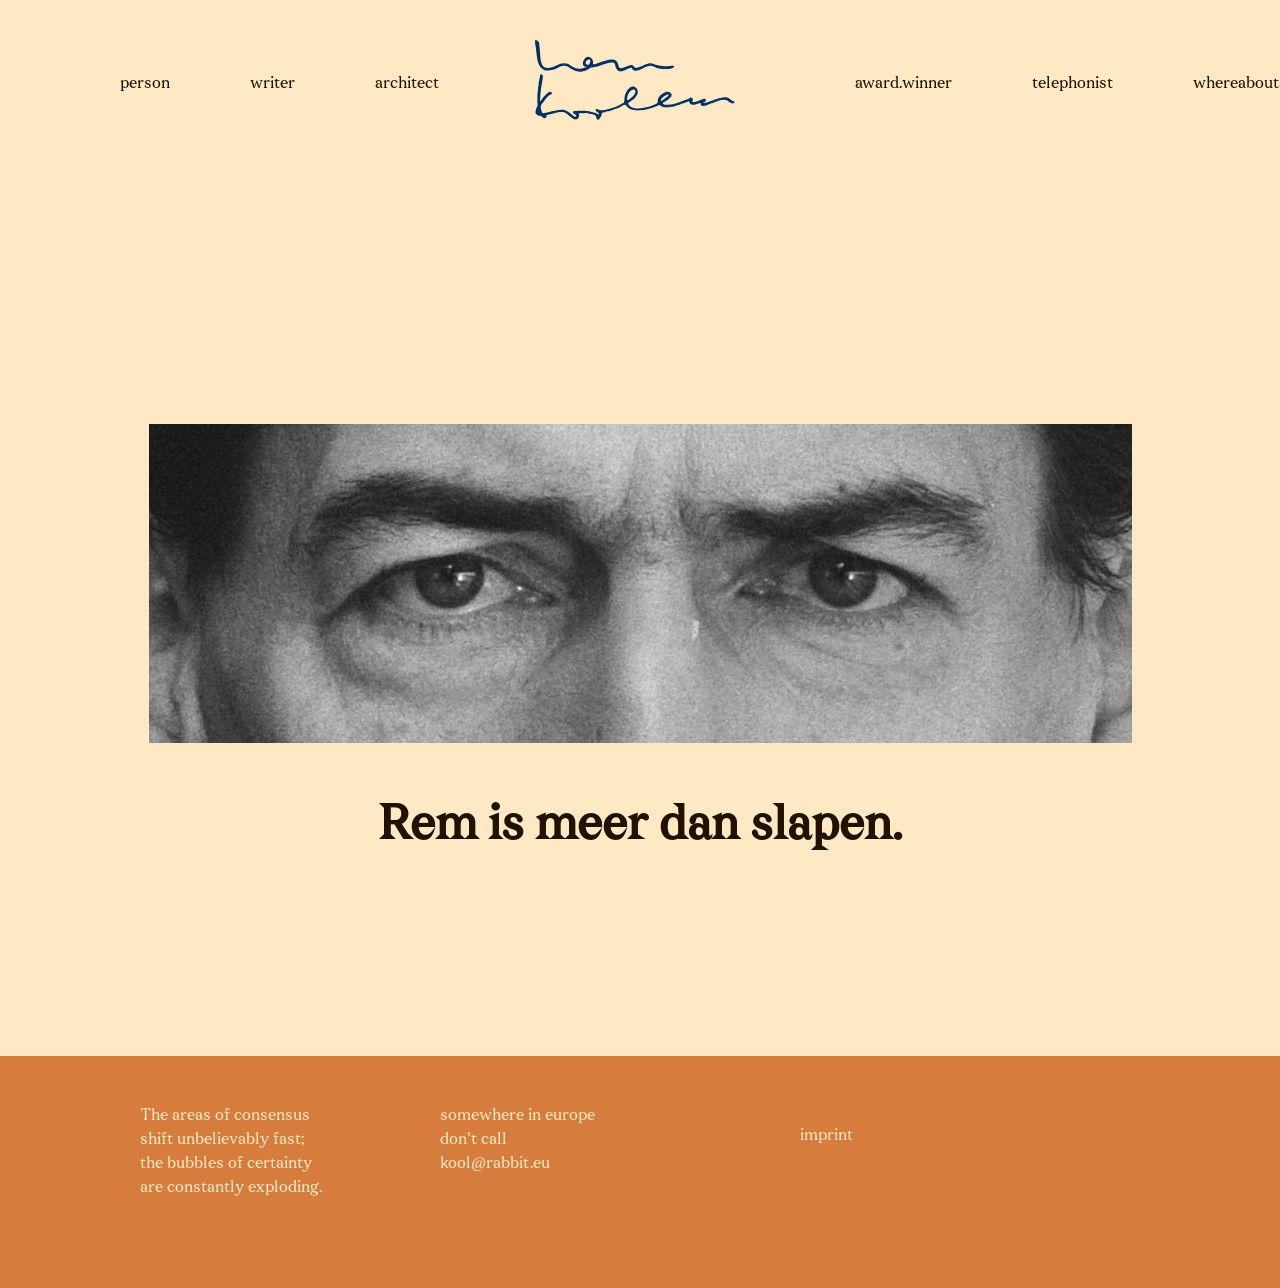
<file: index.html>
<!DOCTYPE html>
<html lang="en">
    <head>
        <meta charset="UTF-8" />
        <title>Title</title>
        <link rel="stylesheet" href="styles.css" />
        <script src="script.js"></script>
        
    </head>
    <body>
        <t-header></t-header>
         <div class="mischflex">
        <img class="pagefiller" src="15G.jpg" />
    </div>   
        <h1 class="v2 mischflex">Rem is meer dan slapen.</h1>
   
        
        <t-footer></t-footer>
        
        
    </body>
    
</html>
</file>
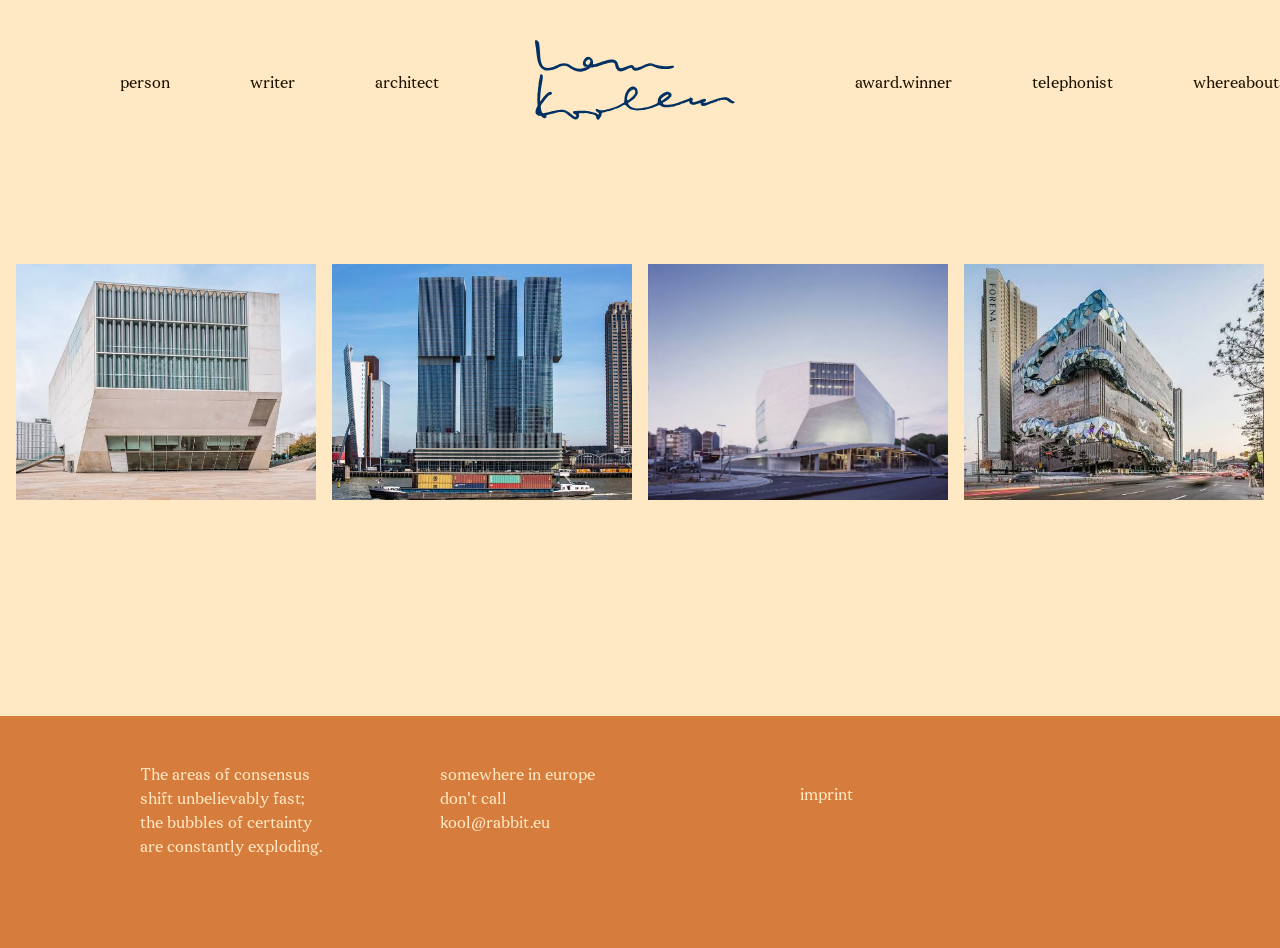
<file: architect.html>
<!DOCTYPE html>
<html lang="en">
    <head>
        <meta charset="UTF-8" />
        <title>Architect</title>
        <link rel="stylesheet" href="styles.css" />
        <script src="script.js"></script>
        
    </head>
    <body>
        <t-header></t-header>
 
            <div class="bildraster">
               <img src="01B.jpg" alt="gebäude1"> 
                <img src="02B.jpg" alt="gebäude1"> 
                <img src="03B.jpg" alt="gebäude1"> 
                <img src="04B.jpg" alt="gebäude1"> 
            
            </div>
    
            
            <t-footer></t-footer>
            
          
        
        
        
    </body>
    
</html>
</file>
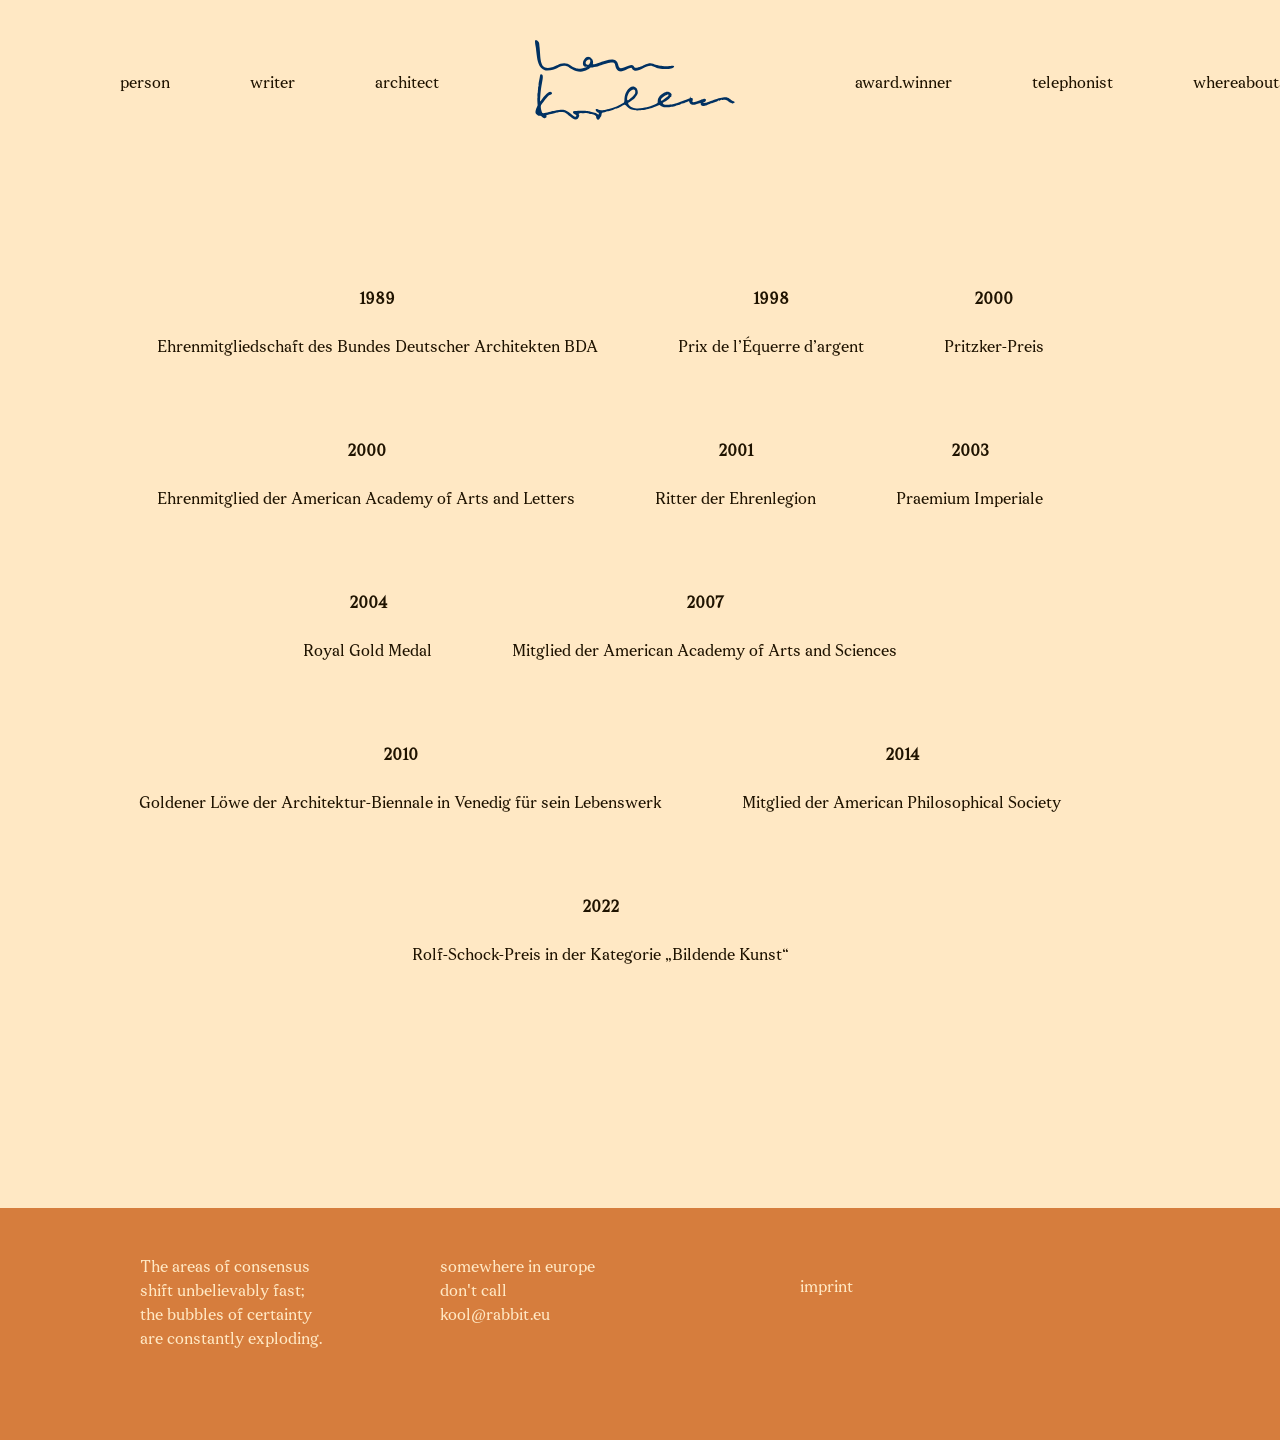
<file: award.html>
<!DOCTYPE html>
<html lang="en">
    <head>
        <meta charset="UTF-8" />
        <title>Award.winner</title>
        <link rel="stylesheet" href="styles.css" />
        <script src="script.js"></script>
        
    </head>
    <body>
        <t-header></t-header>
        
        
        <div class="center">
            <div class = "container">     
                   
                    <p class = "textflex"><b>1989</b> <br /> Ehrenmitgliedschaft des Bundes Deutscher Architekten BDA</p>
                    <p class = "textflex"><b>1998</b> <br /> Prix de l’Équerre d’argent</p>
                    <p class = "textflex"><b>2000</b> <br /> Pritzker-Preis</p>
                  
                    
                    <p class = "textflex"><b>2000</b> <br /> Ehrenmitglied der American Academy of Arts and Letters</p>
                    <p class = "textflex"><b>2001</b> <br /> Ritter der Ehrenlegion</p>
                    <p class = "textflex"><b>2003</b> <br /> Praemium Imperiale</p>
                  
                    
                    
                    <p class = "textflex"><b>2004</b> <br /> Royal Gold Medal</p>
                    <p class = "textflex"><b>2007</b> <br /> Mitglied der American Academy of Arts and Sciences</p>
                    <p class = "textflex"><b>2010</b> <br /> Goldener Löwe der Architektur-Biennale in Venedig für sein Lebenswerk</p>
                  
                    
                    
                    <p class = "textflex"><b>2014</b> <br /> Mitglied der American Philosophical Society</p>
                    <p class = "textflex"><b>2022</b> <br /> Rolf-Schock-Preis in der Kategorie „Bildende Kunst“</p>
                    
                    
            </div> 
        </div>









        
          
        <t-footer></t-footer>
        
        
    </body>
    
</html>
</file>
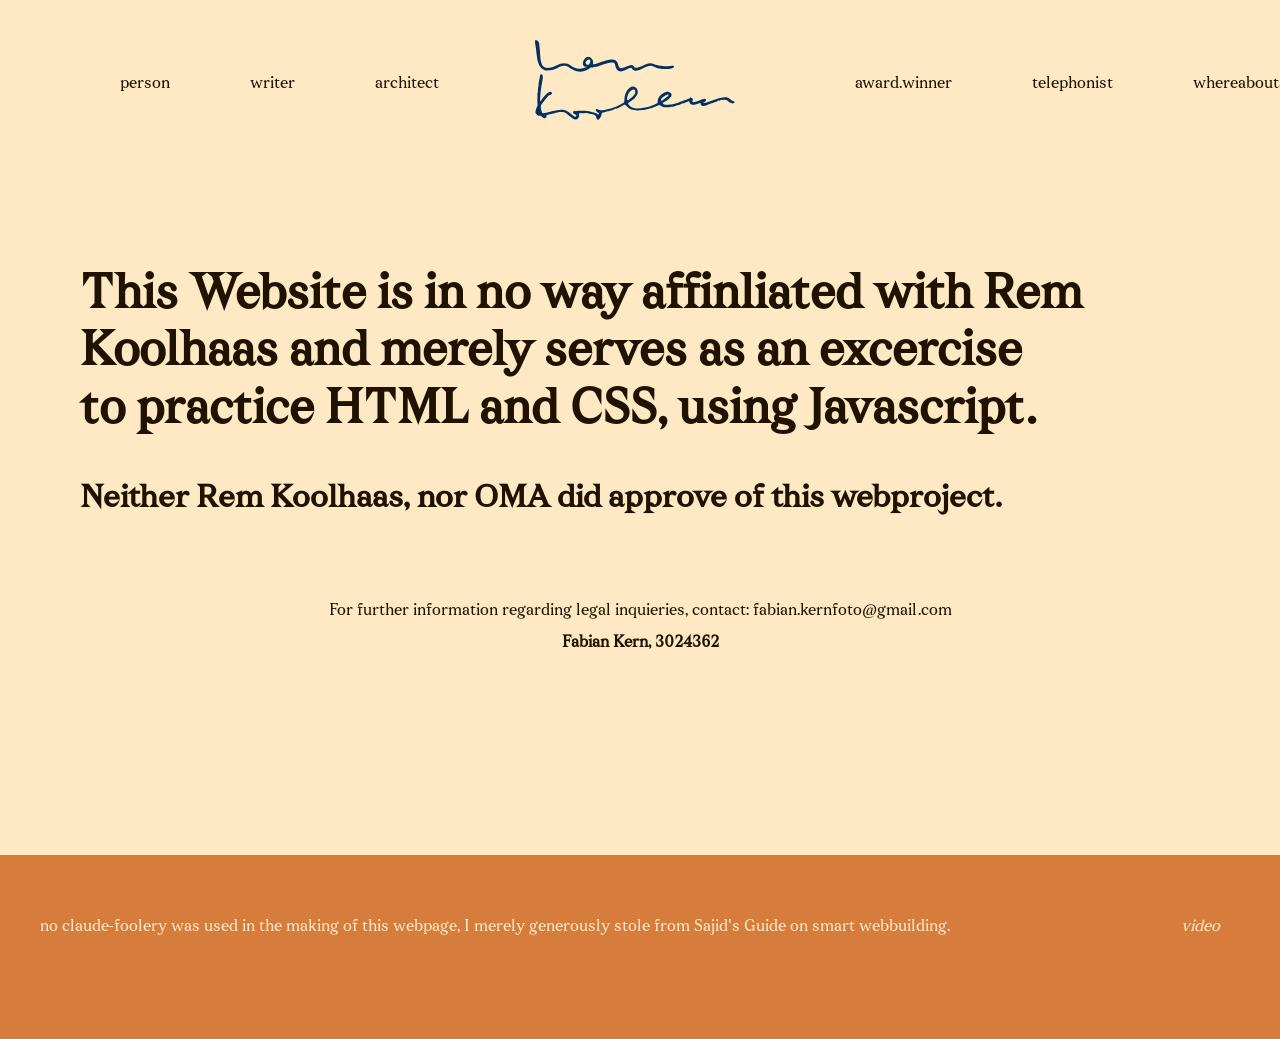
<file: imprint.html>
<!DOCTYPE html>
<html lang="en">
    <head>
        <meta charset="UTF-8" />
        <title>Title</title>
        <link rel="stylesheet" href="styles.css" />
        <script src="script.js"></script>
        
    </head>
    <body>
        <t-header></t-header>
         <div class="mischflex">
            
        </div>   
        <h1 class="disclaimer v2 mischflex">This Website is in no way affinliated with Rem Koolhaas and merely serves as an excercise to practice HTML and CSS, using Javascript.   
        </h1>
        
        <h1 class="smaller">Neither Rem Koolhaas, nor OMA did approve of this webproject. </h1>
        
        <p class="mischflex">For further information regarding legal inquieries, contact: fabian.kernfoto@gmail.com </p>
        <p class="mischflex"><b>Fabian Kern, 3024362</b></p>
      
        
        
        
        <footer>
      
          <p class="spacer mischflex">no claude-foolery was used in the making of this webpage, I merely generously stole from Sajid's Guide on smart webbuilding.</p>
        <i><a class="mischflex" href="https://www.youtube.com/watch?v=-uyI0TjhXdk&t=501s">video</a></i>
        
         
      </footer>
        
        
    </body>
    
</html>
</file>
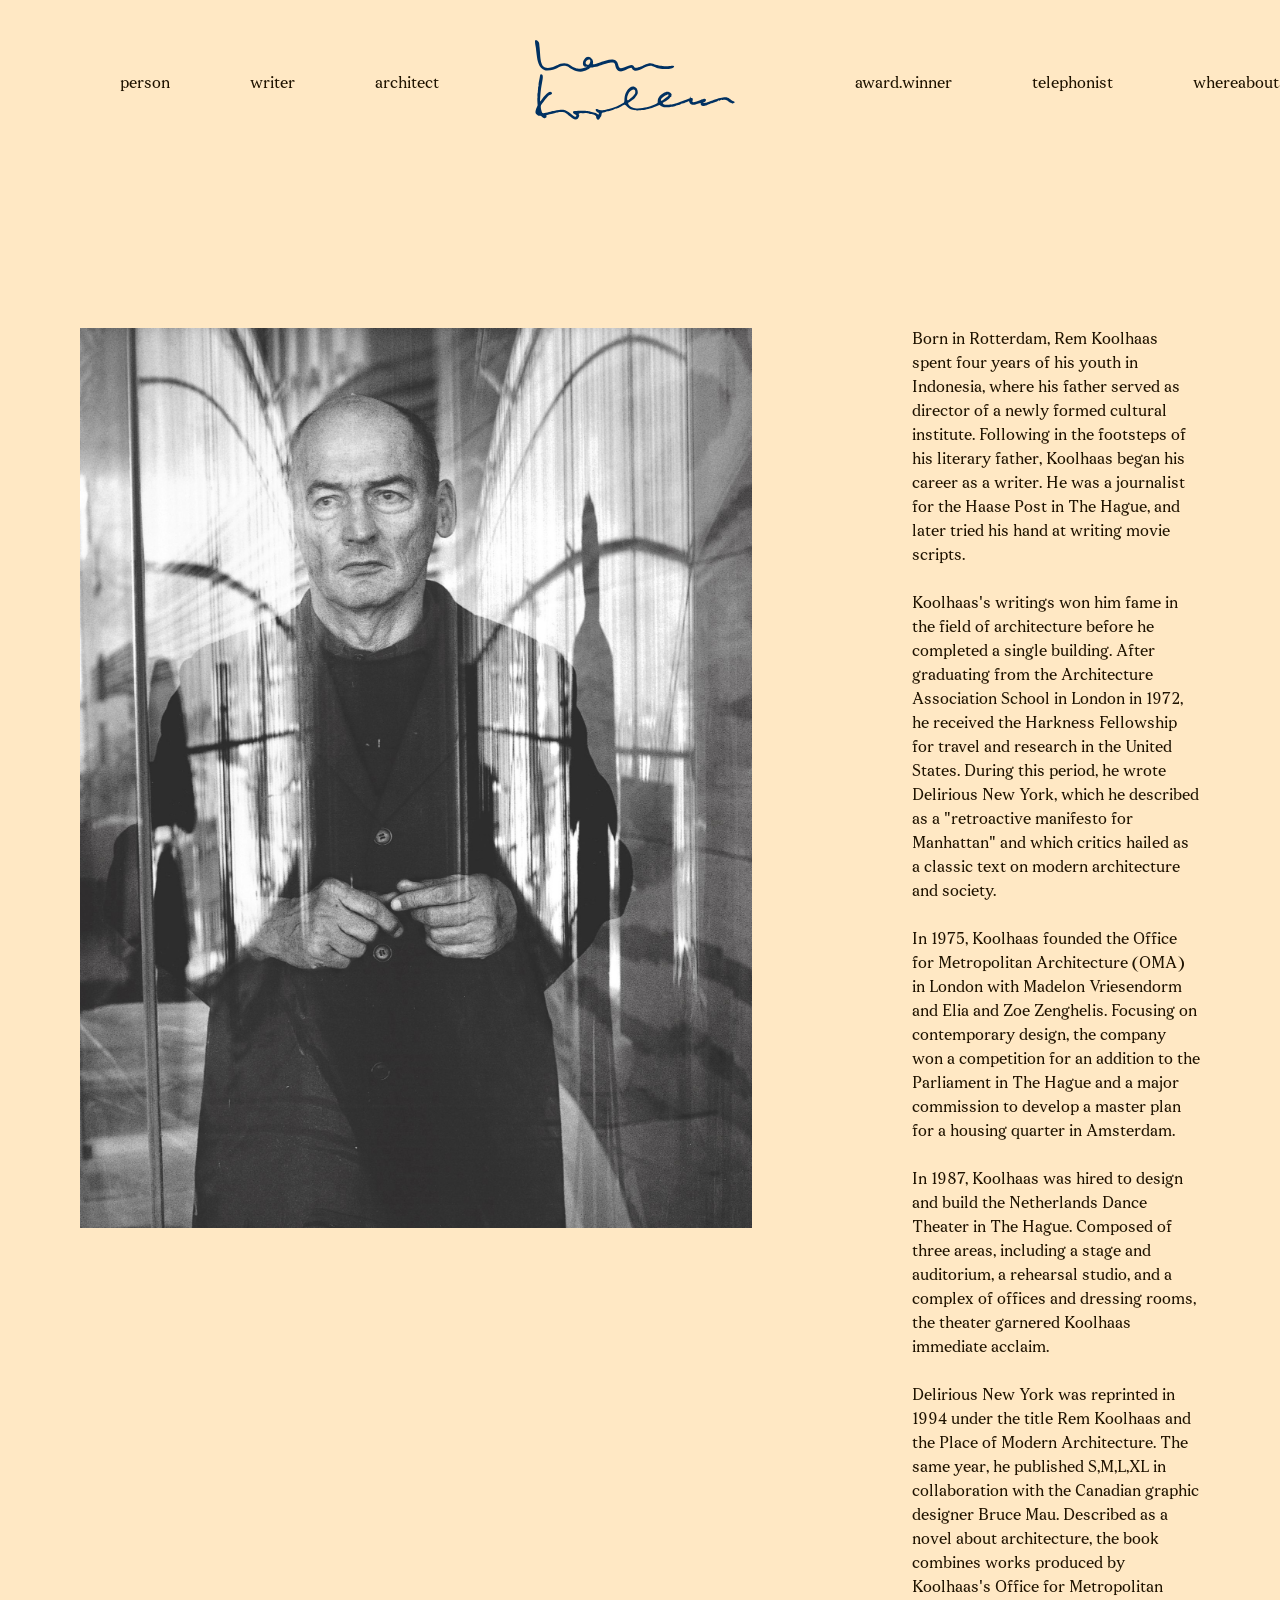
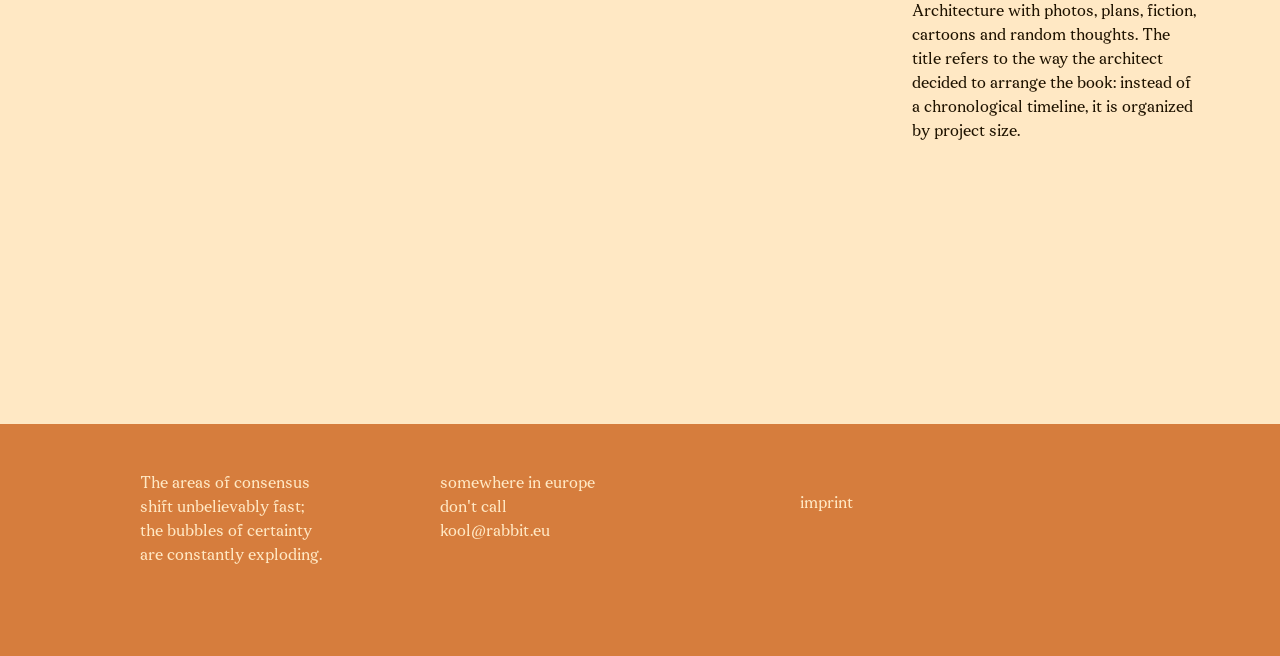
<file: person.html>
<!DOCTYPE html>
<html lang="en">
    <head>
        <meta charset="UTF-8" />
        <title>Person</title>
        <link rel="stylesheet" href="styles.css" />
        <script src="script.js"></script>
        
    </head>
    <body>
        <t-header></t-header>
        
        <div class="mischflex">
            <img class="bildspace" src="10G.jpg" height="600"/>
             <p class="bigger">Born in Rotterdam, Rem Koolhaas spent four years of his youth in Indonesia, where his father served as director of a newly formed cultural institute. Following in the footsteps of his literary father, Koolhaas began his career as a writer. He was a journalist for the Haase Post in The Hague, and later tried his hand at writing movie scripts.
<br><br>
Koolhaas's writings won him fame in the field of architecture before he completed a single building. After graduating from the Architecture Association School in London in 1972, he received the Harkness Fellowship for travel and research in the United States. During this period, he wrote Delirious New York, which he described as a "retroactive manifesto for Manhattan" and which critics hailed as a classic text on modern architecture and society.
<br><br>
In 1975, Koolhaas founded the Office for Metropolitan Architecture (OMA) in London with Madelon Vriesendorm and Elia and Zoe Zenghelis. Focusing on contemporary design, the company won a competition for an addition to the Parliament in The Hague and a major commission to develop a master plan for a housing quarter in Amsterdam.
<br><br>
In 1987, Koolhaas was hired to design and build the Netherlands Dance Theater in The Hague. Composed of three areas, including a stage and auditorium, a rehearsal studio, and a complex of offices and dressing rooms, the theater garnered Koolhaas immediate acclaim.
<br><br>
Delirious New York was reprinted in 1994 under the title Rem Koolhaas and the Place of Modern Architecture. The same year, he published S,M,L,XL in collaboration with the Canadian graphic designer Bruce Mau. Described as a novel about architecture, the book combines works produced by Koolhaas's Office for Metropolitan Architecture with photos, plans, fiction, cartoons and random thoughts. The title refers to the way the architect decided to arrange the book: instead of a chronological timeline, it is organized by project size.</p>
        </div>
          
        
        
        
          
        <t-footer></t-footer>
        
        
    </body>
    
</html>
</file>
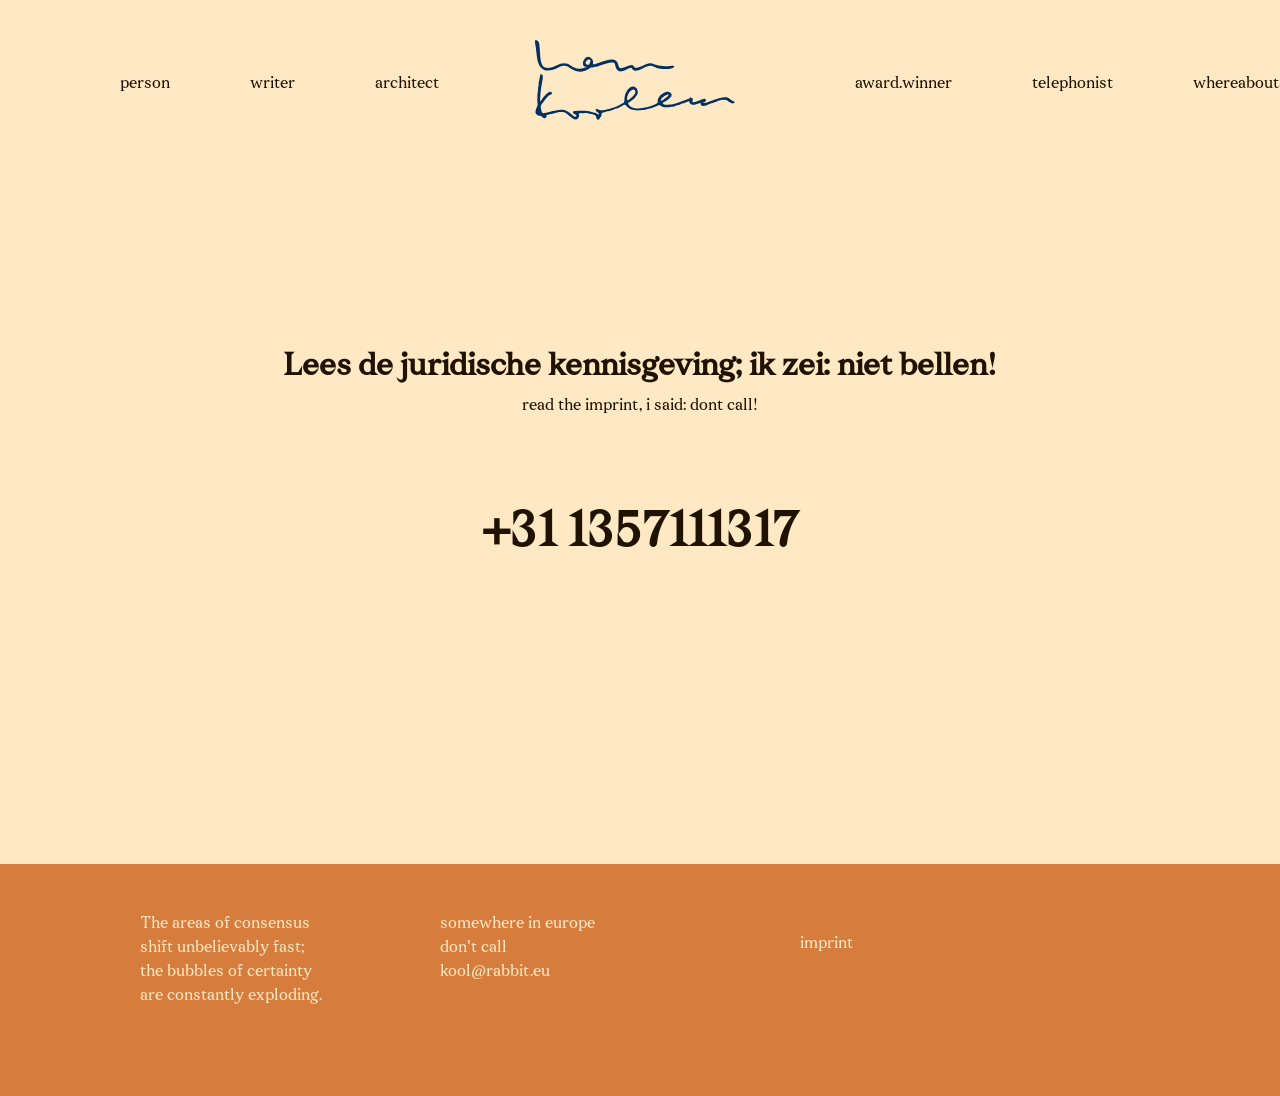
<file: tele.html>
<!DOCTYPE html>
<html lang="en">
    <head>
        <meta charset="UTF-8" />
        <title>Telephonist</title>
        <link rel="stylesheet" href="styles.css" />
        <script src="script.js"></script>
        
    </head>
    <body>
        <t-header></t-header>
        
        <div class="textflex">
                <h2>Lees de juridische kennisgeving; ik zei: niet bellen!</h2>
                <p>read the imprint, i said: dont call!</p>
                <h1>+31 1357111317</h1>
        </div>
        
          
        <t-footer></t-footer>
        
        
    </body>
    
</html>
</file>
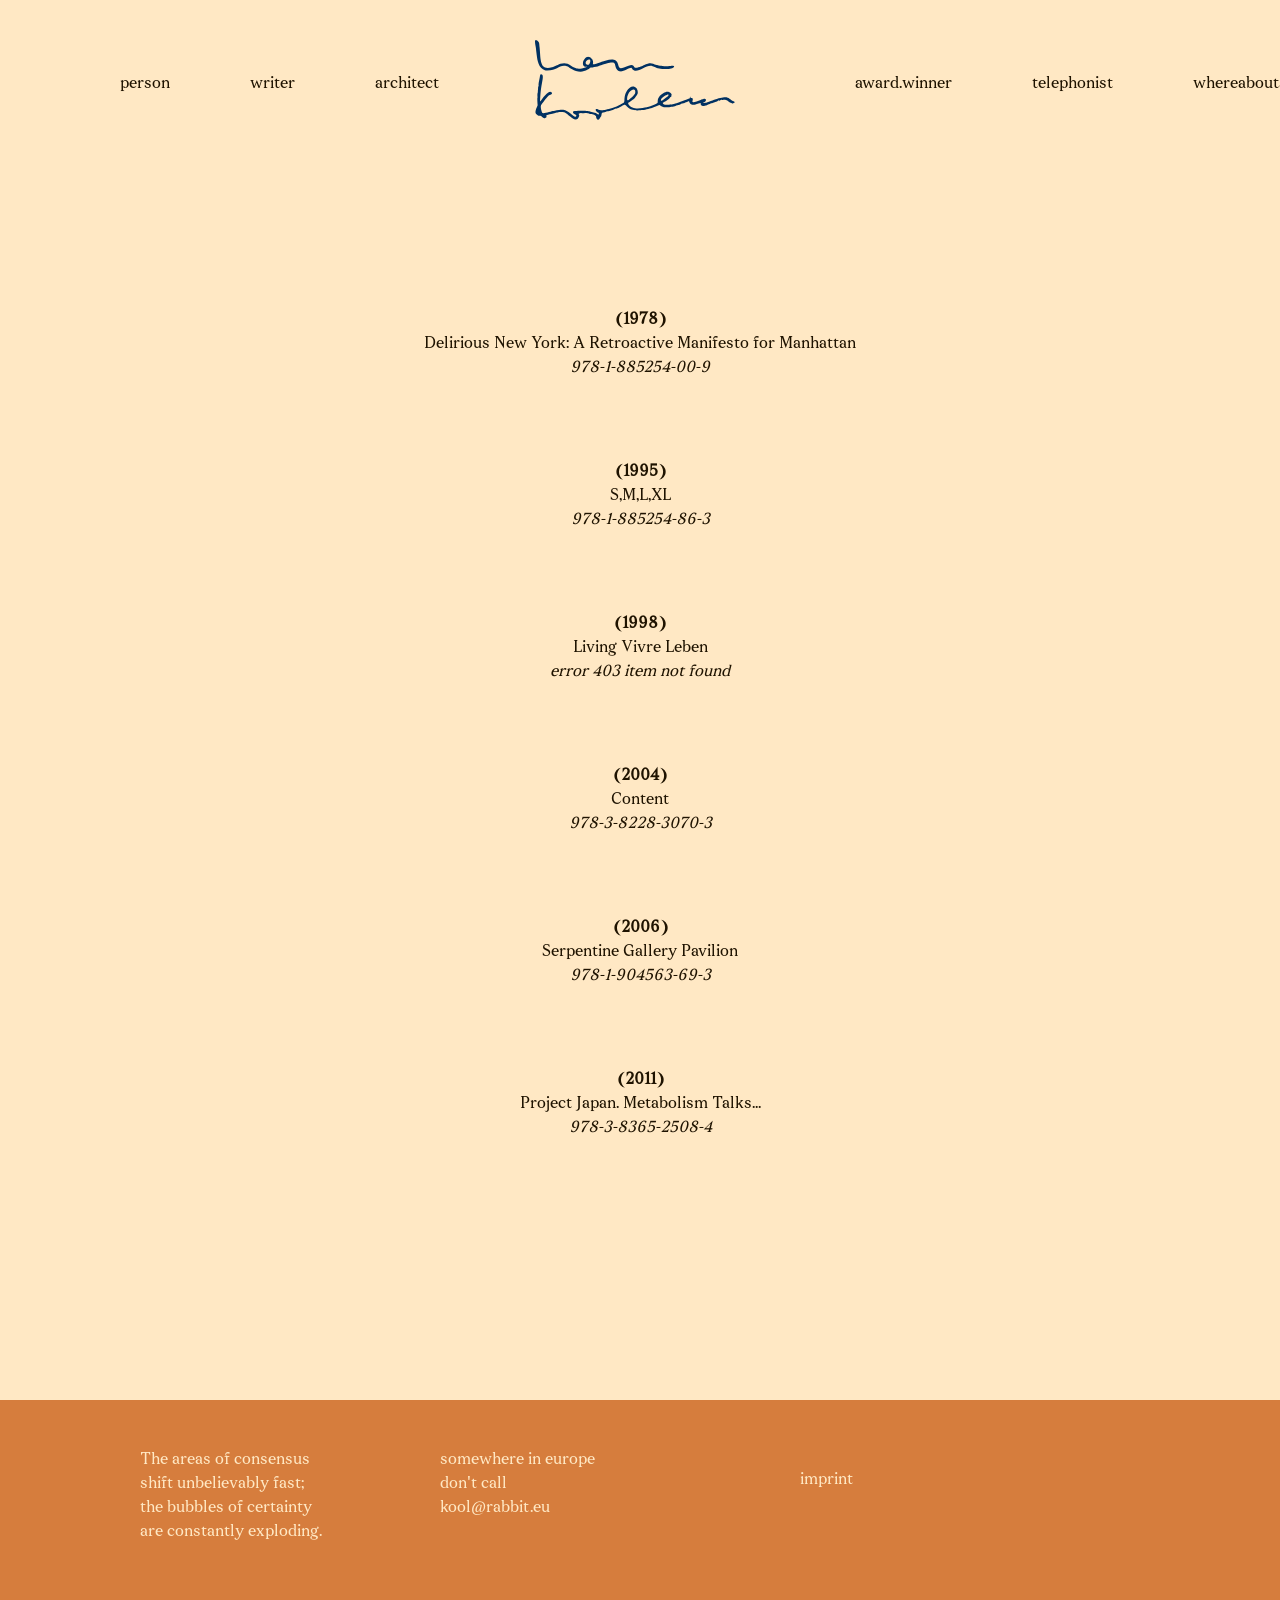
<file: writer.html>
<!DOCTYPE html>
<html lang="en">
    <head>
        <meta charset="UTF-8" />
        <title>Writer</title>
        <link rel="stylesheet" href="styles.css" />
        <script src="script.js"></script>
        
    </head>
    <body>
        <t-header></t-header>
        
 
    <div class="textflex">       
            <p class = "textflex">
                <b>(1978)</b> 
               Delirious New York: A Retroactive Manifesto for Manhattan
                <br><i>978-1-885254-00-9</i>
            </p> 
            
             <p class = "textflex">
                <b>(1995)</b> 
               S,M,L,XL
                <br><i>978-1-885254-86-3</i>
            </p> 
        
             <p class = "textflex">
                <b>(1998)</b> 
                Living Vivre Leben
                <br><i>error 403 item not found</i>
            </p> 
        
            <p class = "textflex">
                <b>(2004)</b> 
                Content
                <br><i>978-3-8228-3070-3</i>
            </p> 
        
            <p class = "textflex">
                <b>(2006)</b> 
                Serpentine Gallery Pavilion
                <br><i>978-1-904563-69-3</i>
            </p> 
        
        <p class = "textflex">
                <b>(2011)</b> 
               Project Japan. Metabolism Talks...
                <br><i>978-3-8365-2508-4</i>
            </p> 
        
     
    
          
    </div>
        
        
        <t-footer></t-footer>
        
        
    </body>
    
</html>
</file>
<file: styles.css>
/* Reset */
@font-face{
  font-family:"sfizia-regular";
    src: url(Sfizia-Regular.otf);
  
}

@font-face{
  font-family:"sfizia-bold";
    src: url(Sfizia-Bold.otf);
  
}

@font-face{
  font-family:"sfizia-italic";
    src: url(Sfizia-RegularItalic.otf);
  
}

@font-face{
  font-family:"sfizia-italic2";
    src: url(Sfizia-RegularItalicNo.2.otf);
  
}


* {
  margin: 0;
  padding: 0;
  box-sizing: border-box;
}




/* Variables */
:root {
  --color90: #FFE8C4;
  --color30: #A982ED;
  --color10: #1f1300;
  --color100: hsl(31, 80%, 100%);
  --accent: #D67D3D;
  --ff: "sfizia-regular", serif;
  --ff2: "sfizia-regular", serif;
  --p: 1rem/1.5em var(--ff);
  --h1: 600 3rem/1.2em var(--ff2);
  --h2: 600 2rem/1.2em var(--ff2);
  --spacing1: 4px;
  --spacing2: 8px;
  --spacing3: 16px;
  --spacing4: 20px;
  --spacing5: 40px;
  --spacing6: 80px;
  --spacing7: 160px;
  --spacing8: 200px;
  --spacing9: 360px;
}



  
  
/* Global Styles */
html {
  scroll-behavior: smooth;
}
body {
  text-wrap: balance;
  font: var(--p);
  background: var(--color90);
  color: var(--color10);
}
h1 {
  font: var(--h1);
  margin: var(--spacing6)
}


h2 {
  font: var(--h2);
  margin: var(--spacing2) 0;
  margin-top: var(--spacing6);
  margin-bottom: 0;
}

.bigger {
  font-family: "sfizia-regular";
  margin: var(--spacing6);
  width: 500px;
}
p {
  margin: var(--spacing2) 0;
  color: var(--color10);
}
a {
  text-decoration: none;
  padding: var(--spacing4);
  color: var(--color10);
}
a:hover {
  color: var(--color30);
}
.btn,
button {
  all: unset;
  display: inline-block;
  margin: var(--spacing2) 0;
  background: var(--color100);
  padding: var(--spacing2) var(--spacing3);
  color: var(--color10);
  border-radius: var(--spacing2);
  border-bottom: solid var(--spacing1) var(--accent);
  font: var(--p);
  cursor: pointer;
}
.btn:hover,
button:hover {
  background: linear-gradient(180deg, var(--color100), var(--color90));
  transition: 0.3s ease-in-out;
}


/* Utility Classes */
section {
  width: 90%;
  max-width: 1080px;
  margin: 0 auto;
}
.center {
  text-align: center;
}
.hidden {
  display: none;
}
.flex {
  display: flex;
  align-items: center;
  justify-content: center;
  gap: var(--spacing4);
  flex-wrap: wrap;
}
.flex > * {
  flex: 1;
  min-width: 400px;
}
.reverse {
  flex-direction: row-reverse;
}
.padding1 {
  padding: var(--spacing1) 0;
}
.padding2 {
  padding: var(--spacing2) 0;
}
.padding3 {
  padding: var(--spacing3) 0;
}
.padding4 {
  padding: var(--spacing4) 0;
}
.padding5 {
  padding: var(--spacing5) 0;
}
.padding6 {
  padding: var(--spacing6) 0;
}
.padding7 {
  padding: var(--spacing7) 0;
}
.margin1 {
  margin: var(--spacing1) auto;
}
.margin2 {
  margin: var(--spacing2) auto;
}
.margin3 {
  margin: var(--spacing3) auto;
}
.margin4 {
  margin: var(--spacing4) auto;
}
.margin5 {
  margin: var(--spacing5) auto;
}
.margin6 {
  margin: var(--spacing6) auto;
}
.margin7 {
  margin: var(--spacing7) auto;
}

.pagefiller {

    padding: 1rem;
   margin-top: var(--spacing7);
     margin-bottom: var(--spacing4);
  
    
}

.container  {

  display: flex;
  /* flex-direction: row; */
  justify-content: center;
  
  text-align: left;
  align-items: baseline;
  flex-wrap: wrap;


  

  padding-right: var(--spacing7);
  padding-left: var(--spacing6);

}

.bildspace {
    margin: var(--spacing6);
    height: 900px;
}


.item  {
    display: flex;
  /* flex-direction: row; */
  justify-content: space-around;
  align-items: flex-start;
  
  /* wrapping*/
  flex-wrap: wrap;
  align-content: flex-start;
  gap: 1em;
  
}

.textflex {
  
  overflow-wrap: break-word;
  padding: var(--spacing4);
  text-align: left;
  margin: var(--spacing4)
  
}

.bildraster {
  width: auto;
  height:auto;
  --numcols: 4;
  --rowheight: auto;
  
  display: grid;
  grid-template-columns: repeat(var(--numcols), 1fr);
  grid-auto-rows: var(--rowheight);
  gap: var(--spacing3);
  
  box-sizing: border-box;
  padding: var(--spacing3);
}

.bildraster > img {
  width: 100%;
  height: 100%;
  object-fit: cover;
}

@media screen and (max-width:1024px){
  .bildraster{
    --numcols: 2;
    --rowheight: 200px;
  }
}

.textflex  {
    display: flex;
  flex-direction: column;
  justify-content: center;
  align-items: center;

}

.mischflex  {
    display: flex;
  flex-direction: row;
  justify-content: center;
  align-items: flex-start;
  

}

.v2 {
  margin-bottom: var(--spacing7);
  margin-top: var(--spacing4)
}

.disclaimer {
  margin-bottom: var(--spacing5);
}
/* header */
header {
  width: 90%;
  max-width: 1080px;
  margin: 0 auto;
  margin-bottom: var(--spacing6);
  display: flex;
  align-items: center;
  justify-content: space-between;
  position: relative;
  padding: var(--spacing4) 0;
}

gmp-map {

  Height: 400px;
  
}
nav {
  display: flex;
  align-items: center;
  gap: var(--spacing5);
}
.ham {
  display: none;
  width: 20px;
}
@media (max-width: 800px) {
  .ham {
    display: block;
  }
  nav {
    display: none;
  }
  nav.show {
    display: flex;
    flex-direction: column;
    position: absolute;
    top: var(--spacing6);
    right: 0px;
    background: var(--accent);
    padding: var(--spacing4);
    gap: var(--spacing4);
    border-radius: var(--spacing2);
  }
}
.logo {
  width: 200px;
  margin-left: var(--spacing3);
  margin-right: var(--spacing5);

}

.logo2 {
  width: 100px;
  margin-left: var(--spacing5);
  margin-right: var(--spacing5);

}

.smaller {
  margin-top: 0;
  font-size: 2rem;
}
.spacer {
  margin: val(--spacing3);
}
/* main section */
.main-section {
  margin: var(--spacing7) auto var(--spacing6) auto;
  text-align: center;
  padding: var(--spacing6) 0;
  background: var(--accent);
}
.main-section h2 {
  font: var(--h1);
}

/* footer */
footer {
  display: flex;
  align-items: center;
  justify-content: space-between;
  background: var(--accent);
  padding: var(--spacing5) 0 var(--spacing6) 0;
  margin-top: var(--spacing8)
}

footer p  {
  color: #FFE8C4;
margin-right: var(--spacing5);
margin-left: var(--spacing5)
}
footer a  {
  color: #FFE8C4;
margin-right: var(--spacing5);
margin-left: var(--spacing5)
}
.footer {
  width: 90%;
  max-width: 1080px;
  margin: 0 auto;
  display: flex;
  justify-content: flex-start;
}
@media (max-width: 600px) {
  .footer {
    flex-direction: column;
    gap: var(--spacing4);
  }
}
.footer-right,
.footer-left {
  width: 300px;
  display: flex;
  flex-direction: column;
}
.social-media-icons {
  display: flex;
  gap: var(--spacing4);
}
.social-media {
  width: 32px;
}
</file>
